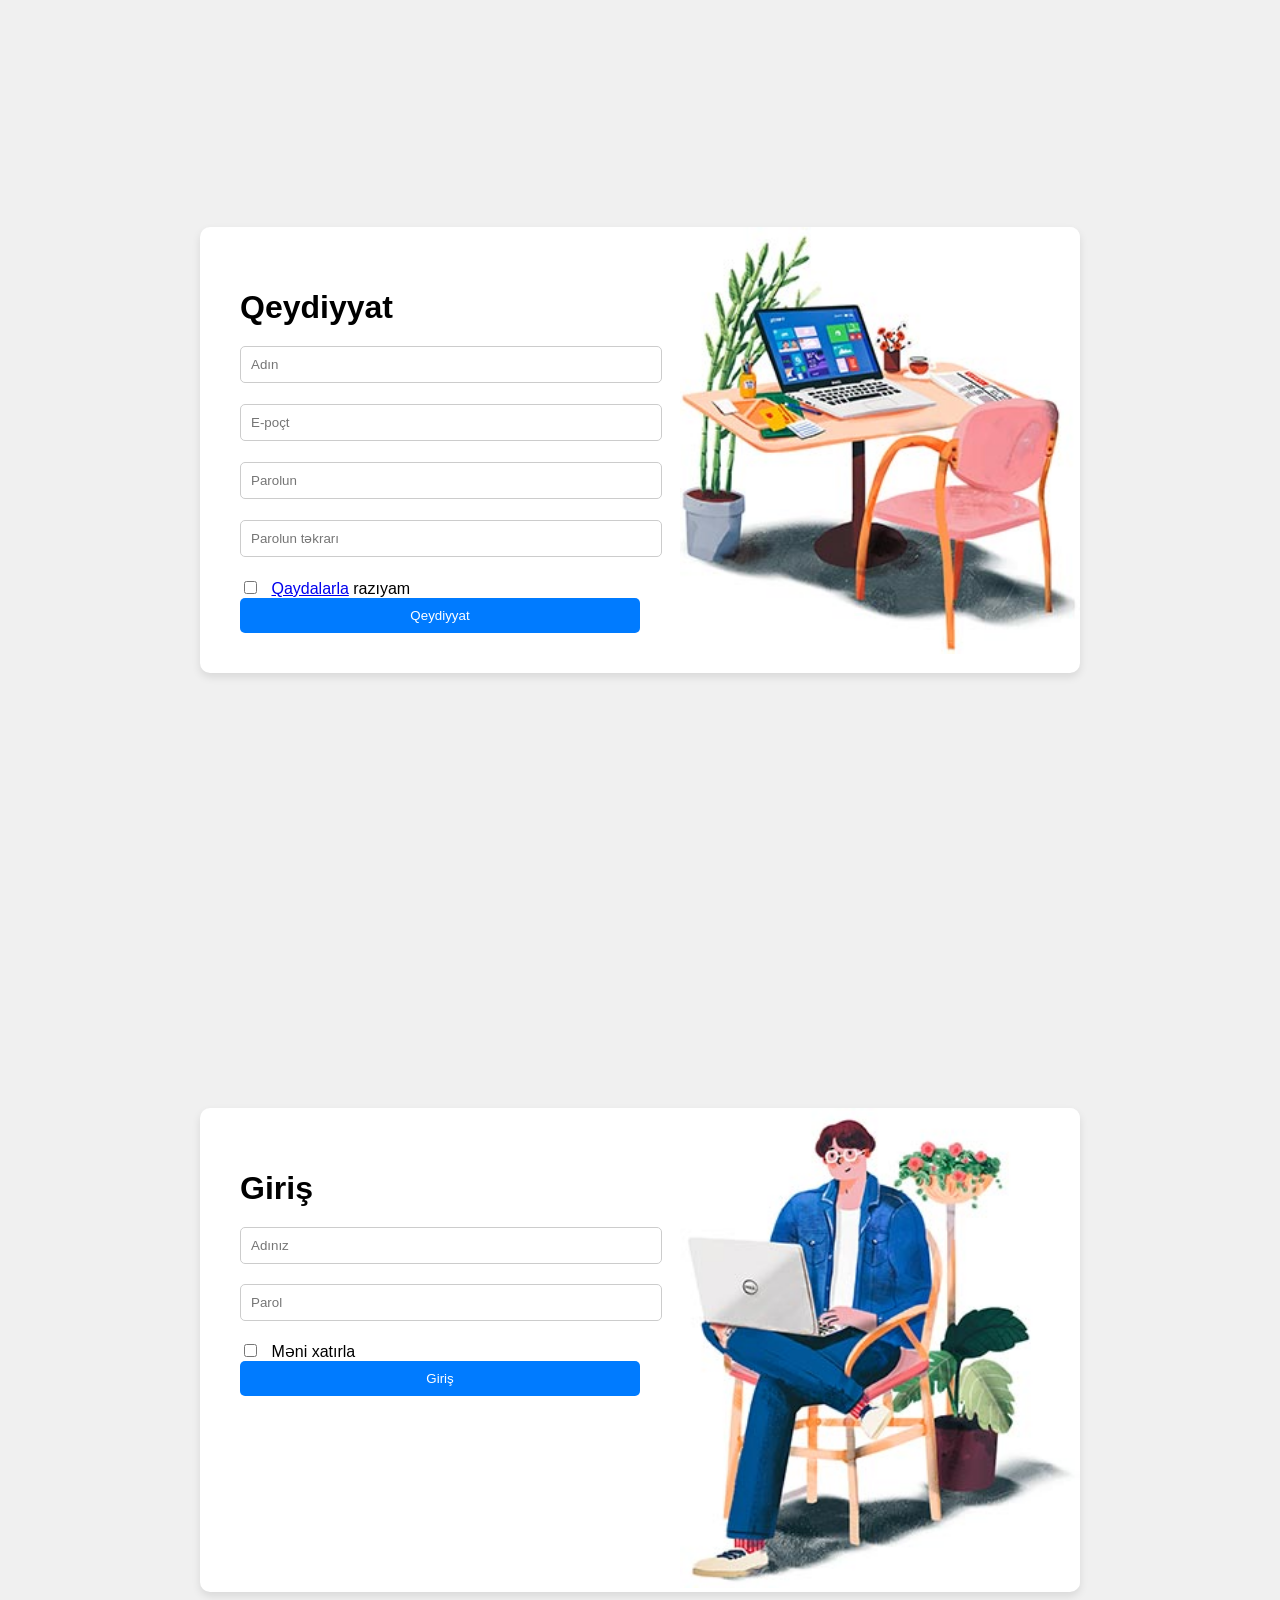
<file: index.html>
<!DOCTYPE html>
<html lang="en">
<head>
    <meta charset="UTF-8">
    <meta name="viewport" content="width=device-width, initial-scale=1.0">
    <title>Qeydiyyat səhifəsi</title>
    <style>
        body {
            font-family: Arial, sans-serif;
            background-color: #f0f0f0;
            margin: 0;
            padding: 0;
        }

        .qeydiyyat-hissesi {
            display: flex;
            justify-content: center;
            align-items: center;
            height: 100vh;
        }

        .kenarlari {
            display: flex;
            background-color: #fff;
            border-radius: 10px;
            box-shadow: 0 4px 8px rgba(0, 0, 0, 0.1);
            overflow: hidden;
        }

        .merkez {
            padding: 40px;
            width: 400px;
        }

        .merkez h1 {
            margin-bottom: 20px;
        }

        .merkez input[type="text"],
        .merkez input[type="email"],
        .merkez input[type="password"] {
            width: 100%;
            padding: 10px;
            margin-bottom: 1px;
            border: 1px solid #ccc;
            border-radius: 5px;
        }

        .merkez input[type="checkbox"] {
            margin-right: 10px;
        }

        .merkez input[type="submit"] {
            width: 100%;
            padding: 10px;
            background-color: #007BFF;
            color: #fff;
            border: none;
            border-radius: 5px;
            cursor: pointer;
        }

        .yeniden-parol-yazmaga {
            margin-bottom: 20px;
            position: relative;

        }
        .parol-yazmaga {
            margin-bottom: 20px;
            position: relative;
        }

        .ad-yazmaga {
            margin-bottom: 20px;
        }   
        .email-yazmaga {
            margin-bottom: 20px;
        }
        .qeydiyyat-sekli {
            width: 400px;
        }
        .qeydiyyat-sekli img {
            width: 100%;
            height: auto;
        }
        .giris-hissesi {
            display: flex;
            justify-content: center;
            align-items: center;
            height: 100vh;
        }
        .esas-movzu {
            display: flex;
            background-color: #fff;
            border-radius: 10px;
            box-shadow: 0 4px 8px rgba(0, 0, 0, 0.1);
            overflow: hidden;
        }
        .metleb {
            padding: 40px;
            width: 400px;
        }
        .metleb h1 {
            margin-bottom: 20px;
        }
        .metleb input[type="text"],
        .metleb input[type="password"] {
            width: 100%;
            padding: 10px;
            margin-bottom: 20px;
            border: 1px solid #ccc;
            border-radius: 5px;
        }
        .metleb input[type="checkbox"] {
            margin-right: 10px;
        }
        .metleb input[type="submit"] {
            width: 100%;
            padding: 10px;
            background-color: #007BFF;
            color: #fff;
            border: none;
            border-radius: 5px;
            cursor: pointer;
        }
        .giris-sekli {
            width: 400px;
        }
        .giris-sekli img {
            width: 100%;
            height: auto;
        }
        


        
    </style>
</head>

<body>

    <div class="qeydiyyat-hissesi">
        <div class="kenarlari">
            <div class="merkez">
                <h1>Qeydiyyat</h1>
                <div class="ad-yazmaga">
                    <input type="text" name="name" id="name" placeholder="Adın" />
                </div>
                <div class="email-yazmaga">
                    <input type="email" name="email" id="email" placeholder="E-poçt" />
                </div>
                <div class="parol-yazmaga">
                    <input type="password" name="parol" id="parol" placeholder="Parolun" />
                </div>
                <div class="yeniden-parol-yazmaga">
                    <input type="password" name="yeniden_parol" id="yeniden_parol" placeholder="Parolun təkrarı" />
                </div>
                <div class="raziliq">
                    <input type="checkbox" name="raziliq" id="raziliq" />
                    <span></span><a href="#">Qaydalarla</a> razıyam
                </div>
                <div class="qeydiyyat-duymesi">
                    <input type="submit" name="qeydiyyat" id="qeydiyyat" value="Qeydiyyat" />
                </div>
            </div>
            <div class="qeydiyyat-sekli">
                <img src="images/qeydiyyat-sekli.jpg" alt="qeydiyyat şəkli">
            </div>
        </div>
    </div>



    <div class="giris-hissesi">
        <div class="esas-movzu">
            <div class="metleb">
                <h1 class="giris-yazisi">Giriş</h1>
                <div class="ad-yazmag">
                    <input type="text" name="senin_adin" id="senin_adin" placeholder="Adınız" />
                </div>
                <div class="parol-yazmag">
                    <input type="password" name="your_parolun" id="senin_parolun" placeholder="Parol" />
                </div>
                <div class="meni-xatirla">
                    <input type="checkbox" name="meni-xatirla" id="meni-xatirla" />
                    <span><span></span></span>Məni xatırla</label>
                </div>
                <div class="giris-duymesi">
                    <input type="submit" name="giris" id="giris" value="Giriş" />
                </div>
            </div>
            <div class="giris-sekli">
                <img src="images/giris-sekli.jpg" alt="giriş şəkli">
            </div>
        </div>
    </div>

</html>
</file>
